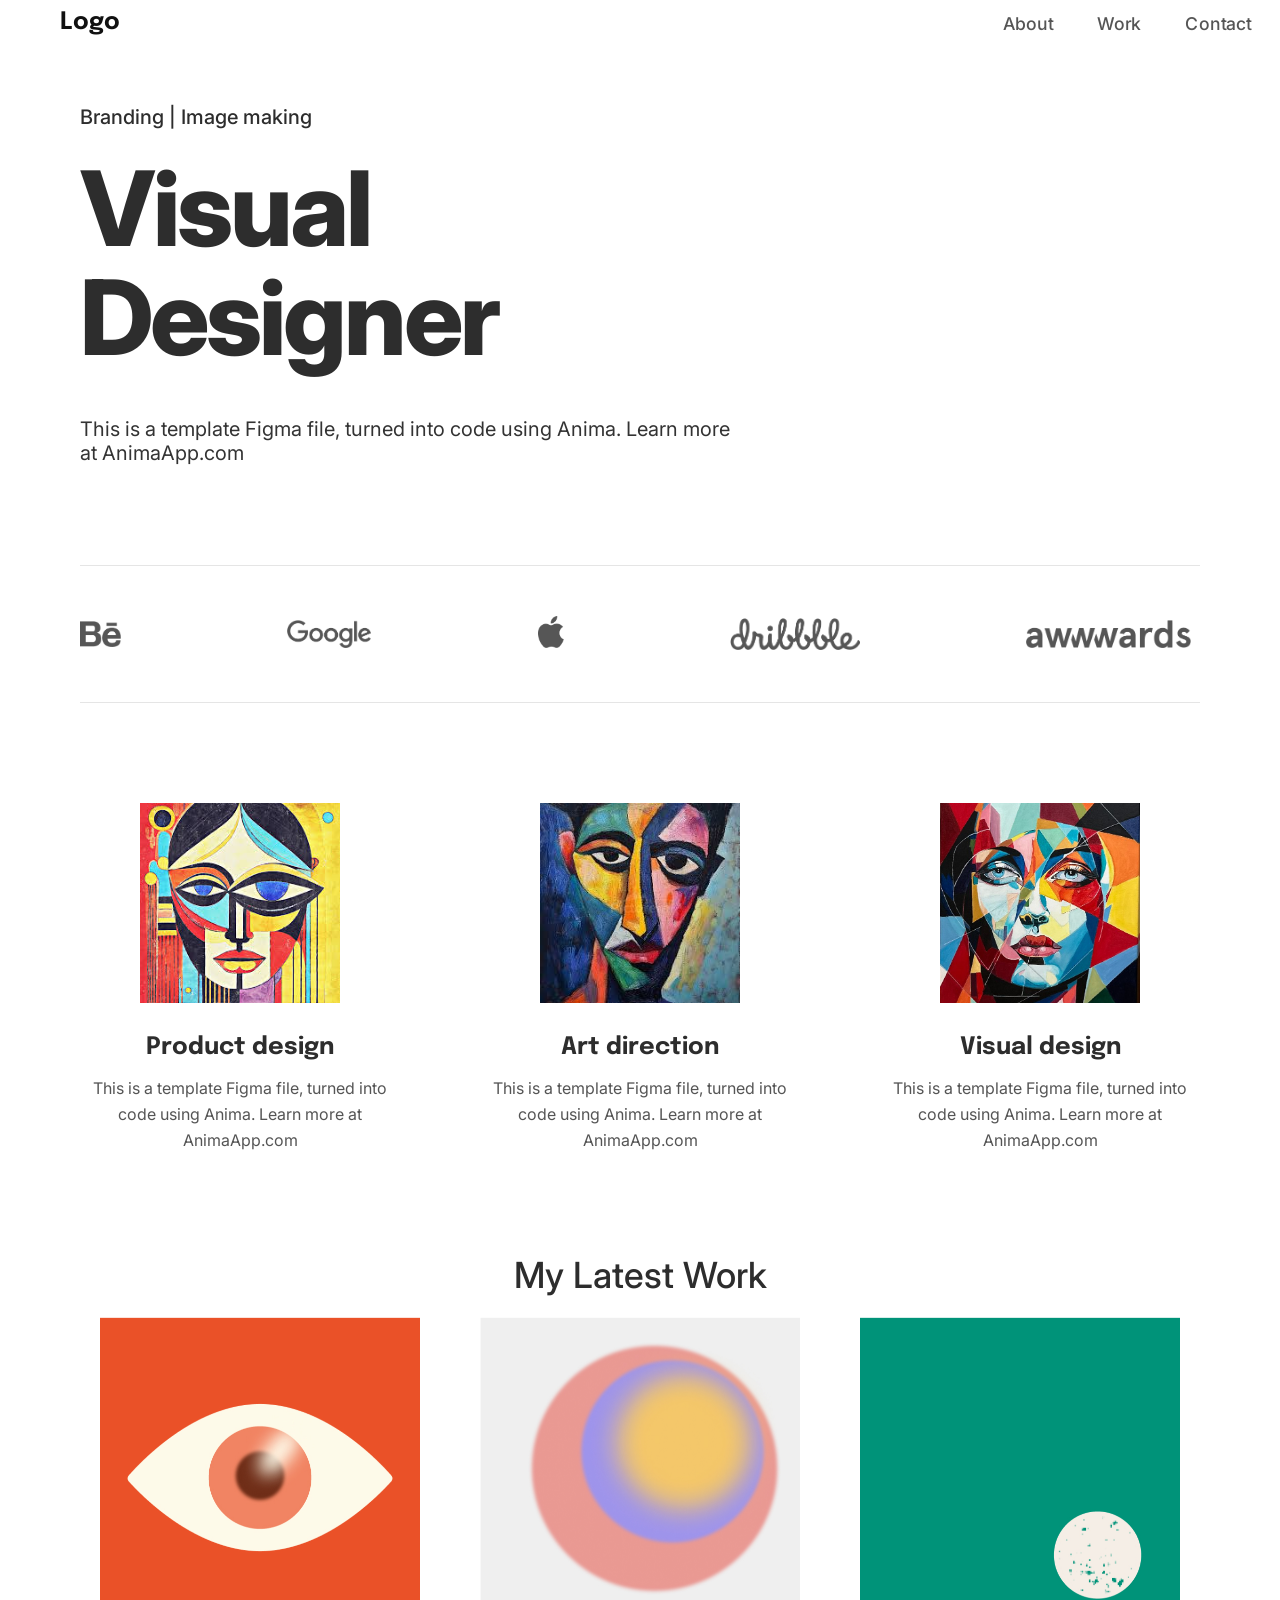
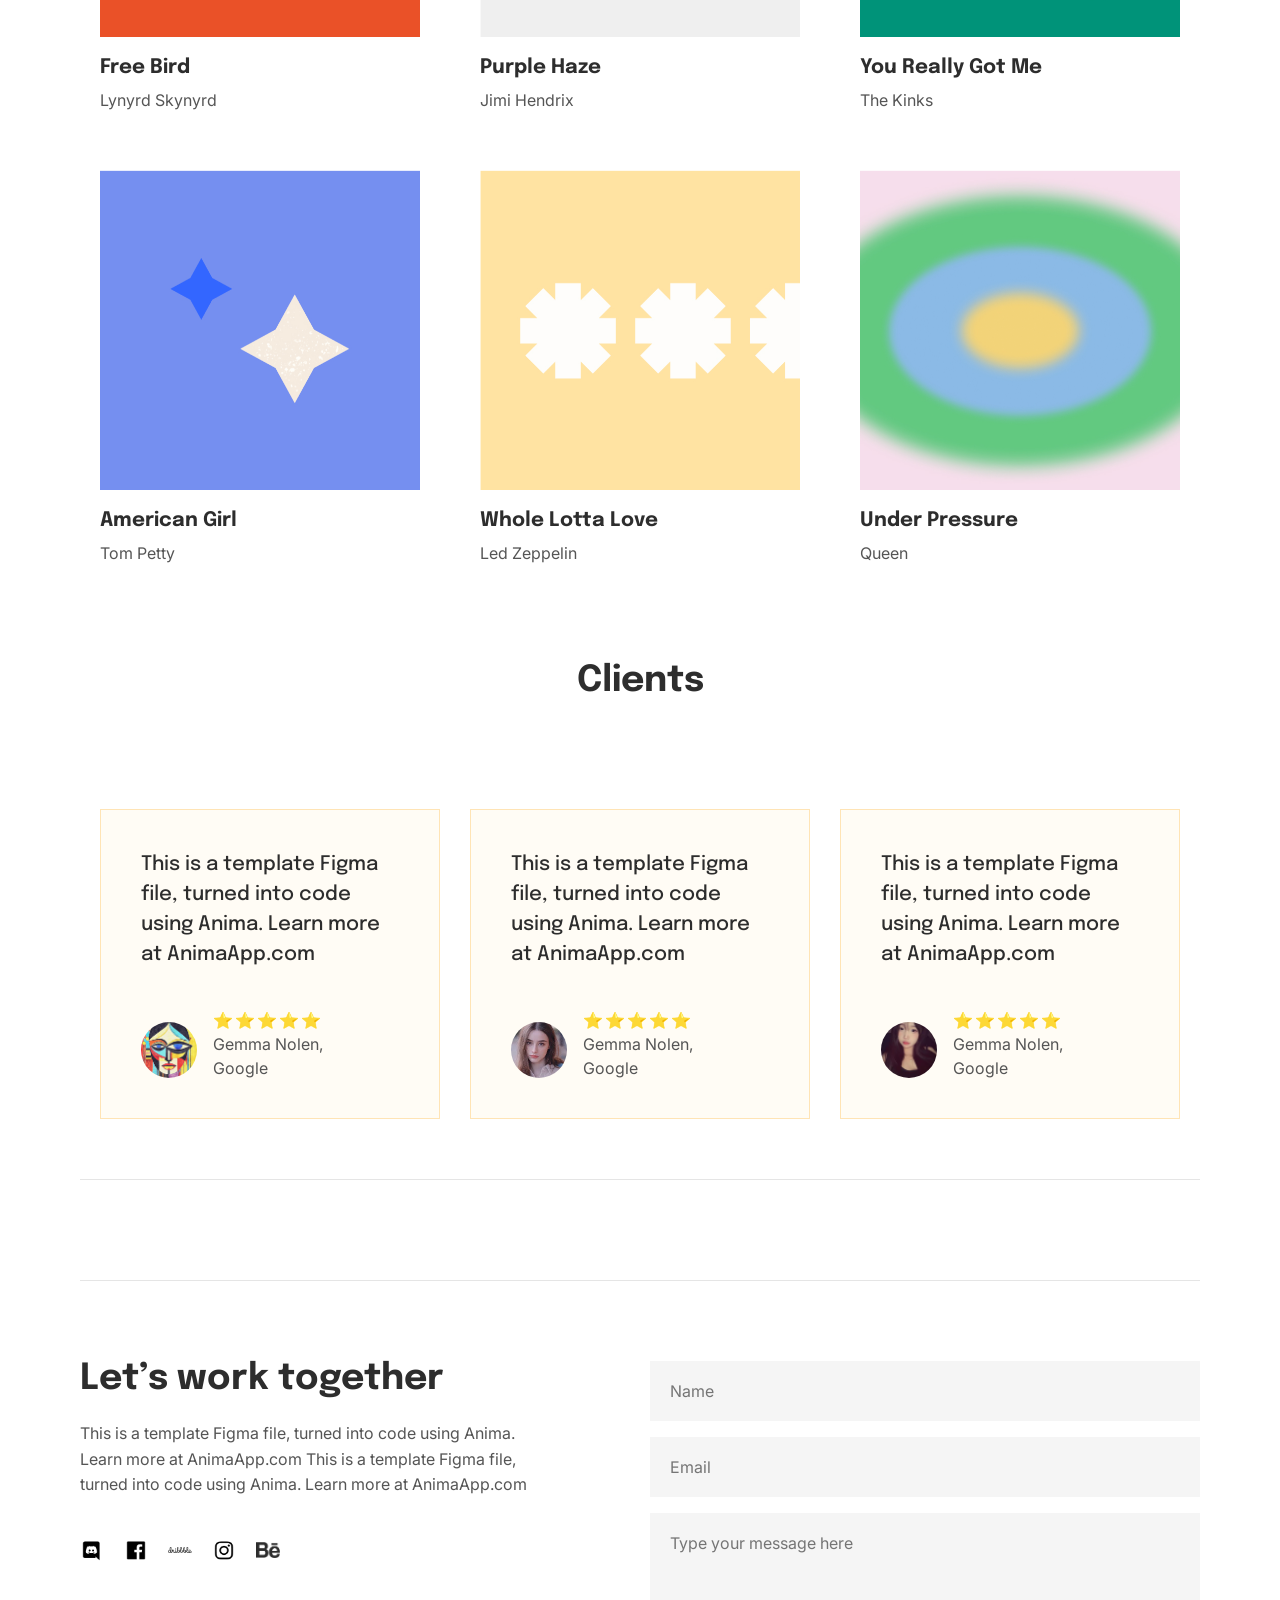
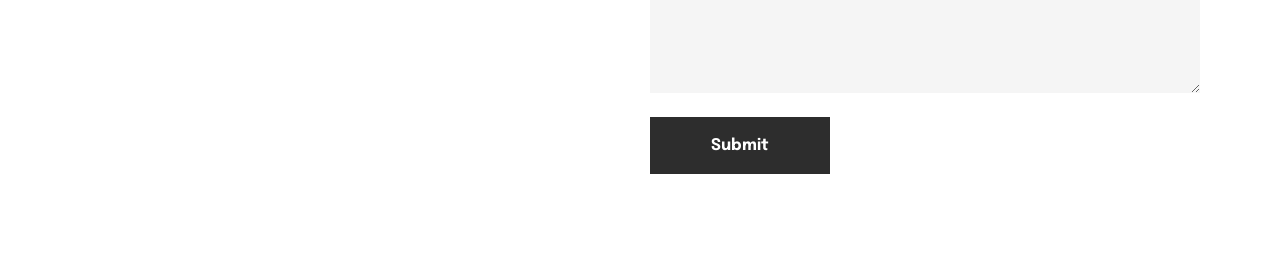
<file: Bai1/index.html>
<!DOCTYPE html>
<html lang="en">

<head>
    <meta charset="UTF-8">
    <meta name="viewport" content="width=device-width, initial-scale=1.0">
    <title>Giao diện</title>
    <!-- Fonts -->
    <link rel="preconnect" href="https://fonts.googleapis.com">
    <link rel="preconnect" href="https://fonts.gstatic.com" crossorigin>
    <link
        href="https://fonts.googleapis.com/css2?family=Epilogue:wght@500;700&family=Inter:wght@400;500;600&display=swap"
        rel="stylesheet">
    <link rel="stylesheet" href="style.css">
</head>

<body>
    <!-- HEADER / NAVBAR -->
    <header class="navbar">
        <div class="logo">Logo</div>

        <button class="menu-dots-trigger" id="dotsBtn">
                <a href="about.html"><img src="image/Menu.png" alt="Menu" class="menu-icon" onerror="this.style.display='none'; alert('Không tìm thấy ảnh tại path: image/Menu.png')"></a>
            </button>

        <nav>
            <ul class="nav-links">
                <li><a href="about.html">About</a></li>
                <li><a href="#">Work</a></li>
                <li><a href="#">Contact</a></li>
            </ul>
        </nav>
    </header>

    <div class="container">
        <!-- HERO SECTION -->
        <section class="hero">
            <div class="hero-content">
                <span class="hero-tagline">Branding | Image making</span>
                <h1 class="hero-title">Visual<br>Designer</h1>
                <p class="hero-description">This is a template Figma file, turned into code using Anima. Learn more at AnimaApp.com</p>
            </div>

            <div class="hero-visuals">
                <video class="hero-video" autoplay loop muted playsinline>
                    <source src="image/header-video.mp4" type="video/mp4">
                </video>
            </div>
        </section>
        <div class="partners">
            <div class="partner">
                <img src="image/behance@2x.png" alt="Behance" class="partner-logo be-logo">
            </div>
            <div class="partner">
                <img src="image/google@2x.png" alt="Google" class="partner-logo text-logo">
            </div>
            <div class="partner">
                <img src="image/apple@2x.png" alt="Apple" class="partner-logo apple-logo">
            </div>
            <div class="partner">
                <img src="image/dribbble@2x.png" alt="Dribbble" class="partner-logo dribbble-logo">
            </div>
            <div class="partner">
                <img src="image/awwwards@2x.png" alt="Awwwards" class="partner-logo text-logo">
            </div>
        </div>
        <div class="work skill">
            <section class="skills-section">
                <div class="skills">

                    <!-- Product Design -->
                    <div class="skill1">
                        <img src="image/ok2.jpg" alt="">
                        <div class="headline-subhead">
                            <h2 class="main-title">Product design</h2>
                            <p class="this-is-a-template">This is a template Figma file, turned into code using Anima.
                                Learn more at AnimaApp.com</p>
                        </div>
                    </div>


                    <div class="skill2">
                        <img src="image/ok3.jpg" alt="">
                        <div class="headline-subhead">
                            <h2 class="main-title">Art direction</h2>
                            <p class="this-is-a-template">This is a template Figma file, turned into code using Anima.
                                Learn more at AnimaApp.com</p>
                        </div>
                    </div>

                    <!-- Visual Design -->
                    <div class="skill3">
                        <img src="image/ok1.jpg" alt="">
                        <div class="headline-subhead">
                            <h2 class="main-title">Visual design</h2>
                            <p class="this-is-a-template">This is a template Figma file, turned into code using Anima.
                                Learn more at AnimaApp.com</p>
                        </div>
                    </div>

                </div>
            </section>
        </div>
        <div class="latest-work">
            <center> <h2 style="font-size: 36px; font-weight: 500; color: #2D2D2D;"> My Latest Work</h2></center>
            <br>
            <section>
                <div class="latest-work-title">
                    <img src="image/eye.png" alt="">
                    <h3>Free Bird</h3>
                    <p>Lynyrd Skynyrd</p>
                </div>
                <div class="latest-work-title">
                    <img src="image/cauvong.png" alt="">
                    <h3>Purple Haze</h3>
                    <p>Jimi Hendrix</p>
                </div>
                <div class="latest-work-title">
                    <img src="image/mattrang.png" alt="">
                    <h3>You Really Got Me</h3>
                    <p>The Kinks</p>
                </div>
                <div class="latest-work-title ">
                    <img src="image/sao.png" alt="">
                    <h3>American Girl</h3>
                    <p>Tom Petty</p>
                </div>
                <div class="latest-work-title">
                    <img src="image/banhrang.png" alt="">
                    <h3>Whole Lotta Love</h3>
                    <p>Led Zeppelin</p>
                </div>
                <div class="latest-work-title">
                    <img src="image/aoanh.png" alt="">
                    <h3>Under Pressure</h3>
                    <p>Queen</p>
                </div>
            </section>
            <section class="clients-section">
                <h2 class="section-title">Clients</h2>
                <div class="testimonial-cards">
                    <div class="testimonial-card">
                        <p class="quote">This is a template Figma file, turned into code using Anima. Learn more at
                            AnimaApp.com</p>
                        <div class="client-info">
                            <img src="image/ok2.jpg" alt="Client Avatar" class="avatar">
                            <div class="client-details">
                                <div class="stars">⭐⭐⭐⭐⭐</div>
                                <span class="client-name">Gemma Nolen,</span>
                                <span class="client-company">Google</span>
                            </div>
                        </div>
                    </div>
                    <div class="testimonial-card">
                        <p class="quote">This is a template Figma file, turned into code using Anima. Learn more at
                            AnimaApp.com</p>
                        <div class="client-info">
                            <img src="image/tải xuống.jpg" alt="Client Avatar" class="avatar">
                            <div class="client-details">
                                <div class="stars">⭐⭐⭐⭐⭐</div>
                                <span class="client-name">Gemma Nolen,</span>
                                <span class="client-company">Google</span>
                            </div>
                        </div>
                    </div>
                    <div class="testimonial-card">
                        <p class="quote">This is a template Figma file, turned into code using Anima. Learn more at
                            AnimaApp.com</p>
                        <div class="client-info">
                            <img src="image/gaixinh.jpg" alt="Client Avatar" class="avatar">
                            <div class="client-details">
                                <div class="stars">⭐⭐⭐⭐⭐</div>
                                <span class="client-name">Gemma Nolen,</span>
                                <span class="client-company">Google</span>
                            </div>
                        </div>
                    </div>
                </div>
            </section>
        </div>

        <!-- CONTACT SECTION -->
        <section class="contact-section">
            <div class="contact-left">
                <h2 class="contact-title">Let’s work together</h2>
                <p class="contact-description">This is a template Figma file, turned into code using Anima. Learn more
                    at AnimaApp.com This is a template Figma file, turned into code using Anima. Learn more at
                    AnimaApp.com</p>
                <div class="social-icons">
                    <a href="https://discord.com/"><img src="image/discord@2x.png" alt="Discord"
                            class="social-icon"></a>
                    <a href="https://www.facebook.com/"><img src="image/facebook@2x.png" alt="Facebook"
                            class="social-icon"></a>
                    <a href="https://dribbble.com/"><img src="image/dribbble@2x.png" alt="Dribbble"
                            class="social-icon"></a>
                    <a href="https://www.instagram.com/"><img src="image/nstagram@2x.png"
                            alt="Instagram" class="social-icon"></a>
                    <a href="https://www.behance.net/"><img src="image/behance@2x.png" alt="Behance"
                            class="social-icon"></a>
                </div>
            </div>
            <div class="contact-right">
                <form class="contact-form">
                    <input type="text" placeholder="Name" class="form-input">
                    <input type="email" placeholder="Email" class="form-input">
                    <textarea placeholder="Type your message here" class="form-textarea"></textarea>
                    <button type="submit" class="submit-btn">Submit</button>
                </form>
            </div>
        </section>
    </div>
</body>

</html>
</file>
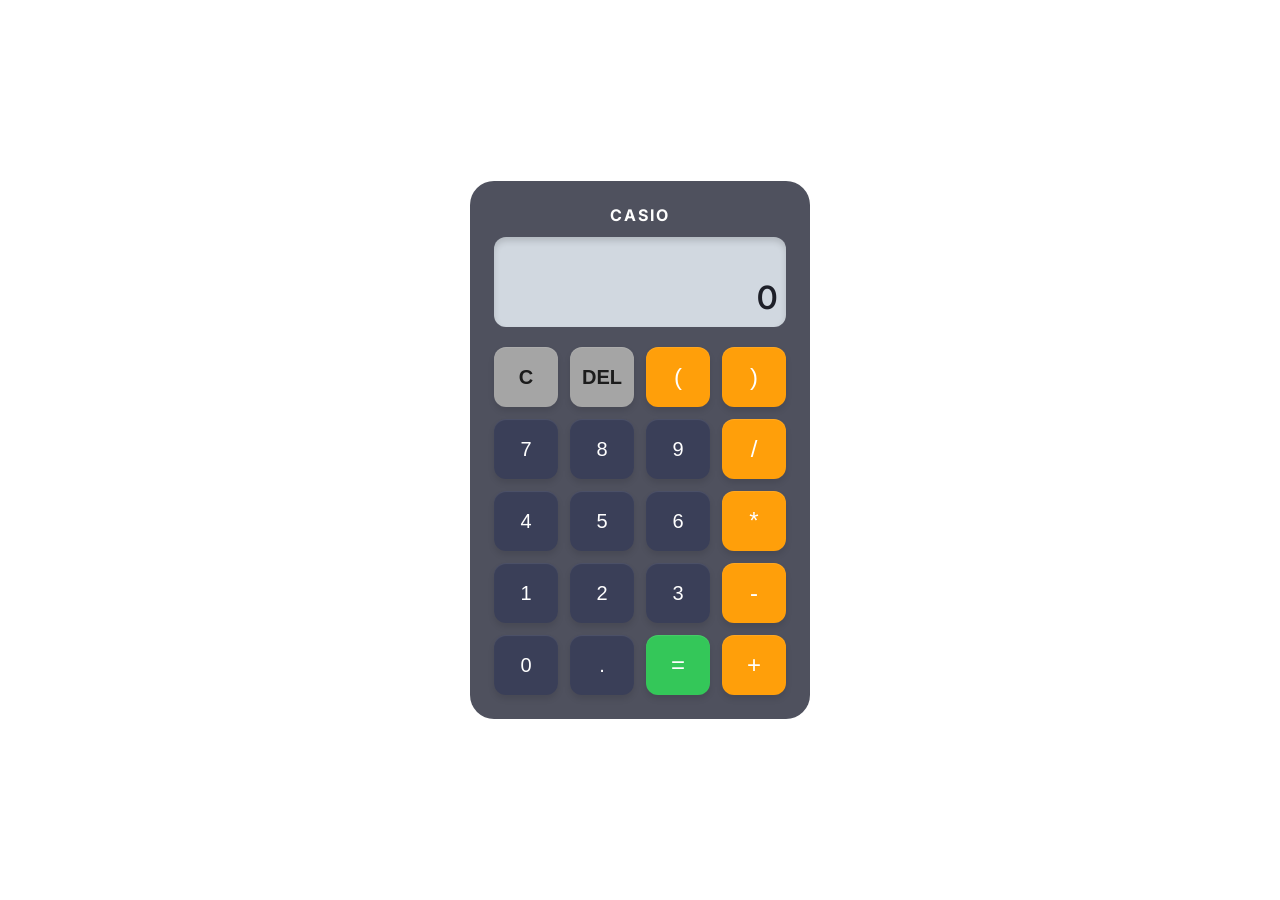
<file: bai2.1.html>
<html lang="en">

<head>
    <meta charset="UTF-8">
    <meta name="viewport" content="width=device-width, initial-scale=1.0">
    <title>Máy tính</title>
    <link rel="stylesheet" href="Bai2/bai2.1.css">
    <script src="Bai2/bai2.1.js" defer></script>
</head>

<body>
    <div class="caculator">
        <div class="header">
            <div class="logo">
                <p>CASIO</p>
            </div>
            <div class="screen" id="screen">
                <div class="history" id="history"></div>
                <div class="current" id="current"></div>
            </div>
        </div>
        <div class="buttons">
            <button class="btn btn-clear" onclick="clearDisplay()">C</button>
            <button class="btn btn-clear" onclick="deleteDisplay()">DEL</button>
            <button class="btn btn-operator" onclick="appendOperator('(')">(</button>
            <button class="btn btn-operator" onclick="appendOperator(')')">)</button>

            <button class="btn btn-number" onclick="appendNumber('7')">7</button>
            <button class="btn btn-number" onclick="appendNumber('8')">8</button>
            <button class="btn btn-number" onclick="appendNumber('9')">9</button>
             <button class="btn btn-operator" onclick="appendOperator('/')">/</button>
            
            <button class="btn btn-number" onclick="appendNumber('4')">4</button>
            <button class="btn btn-number" onclick="appendNumber('5')">5</button>
            <button class="btn btn-number" onclick="appendNumber('6')">6</button>
            <button class="btn btn-operator" onclick="appendOperator('*')">*</button>

            <button class="btn btn-number" onclick="appendNumber('1')">1</button>
            <button class="btn btn-number" onclick="appendNumber('2')">2</button>
            <button class="btn btn-number" onclick="appendNumber('3')">3</button>
            <button class="btn btn-operator" onclick="appendOperator('-')">-</button>

            <button class="btn btn-number" onclick="appendNumber('0')">0</button>
            <button class="btn btn-number" onclick="appendNumber('.')">.</button>
             <button class="btn btn-equal" onclick="calculateResult()">=</button>
             <button class="btn btn-operator" onclick="appendOperator('+')">+</button>
        </div>
    </div>
</body>

</html>
</file>
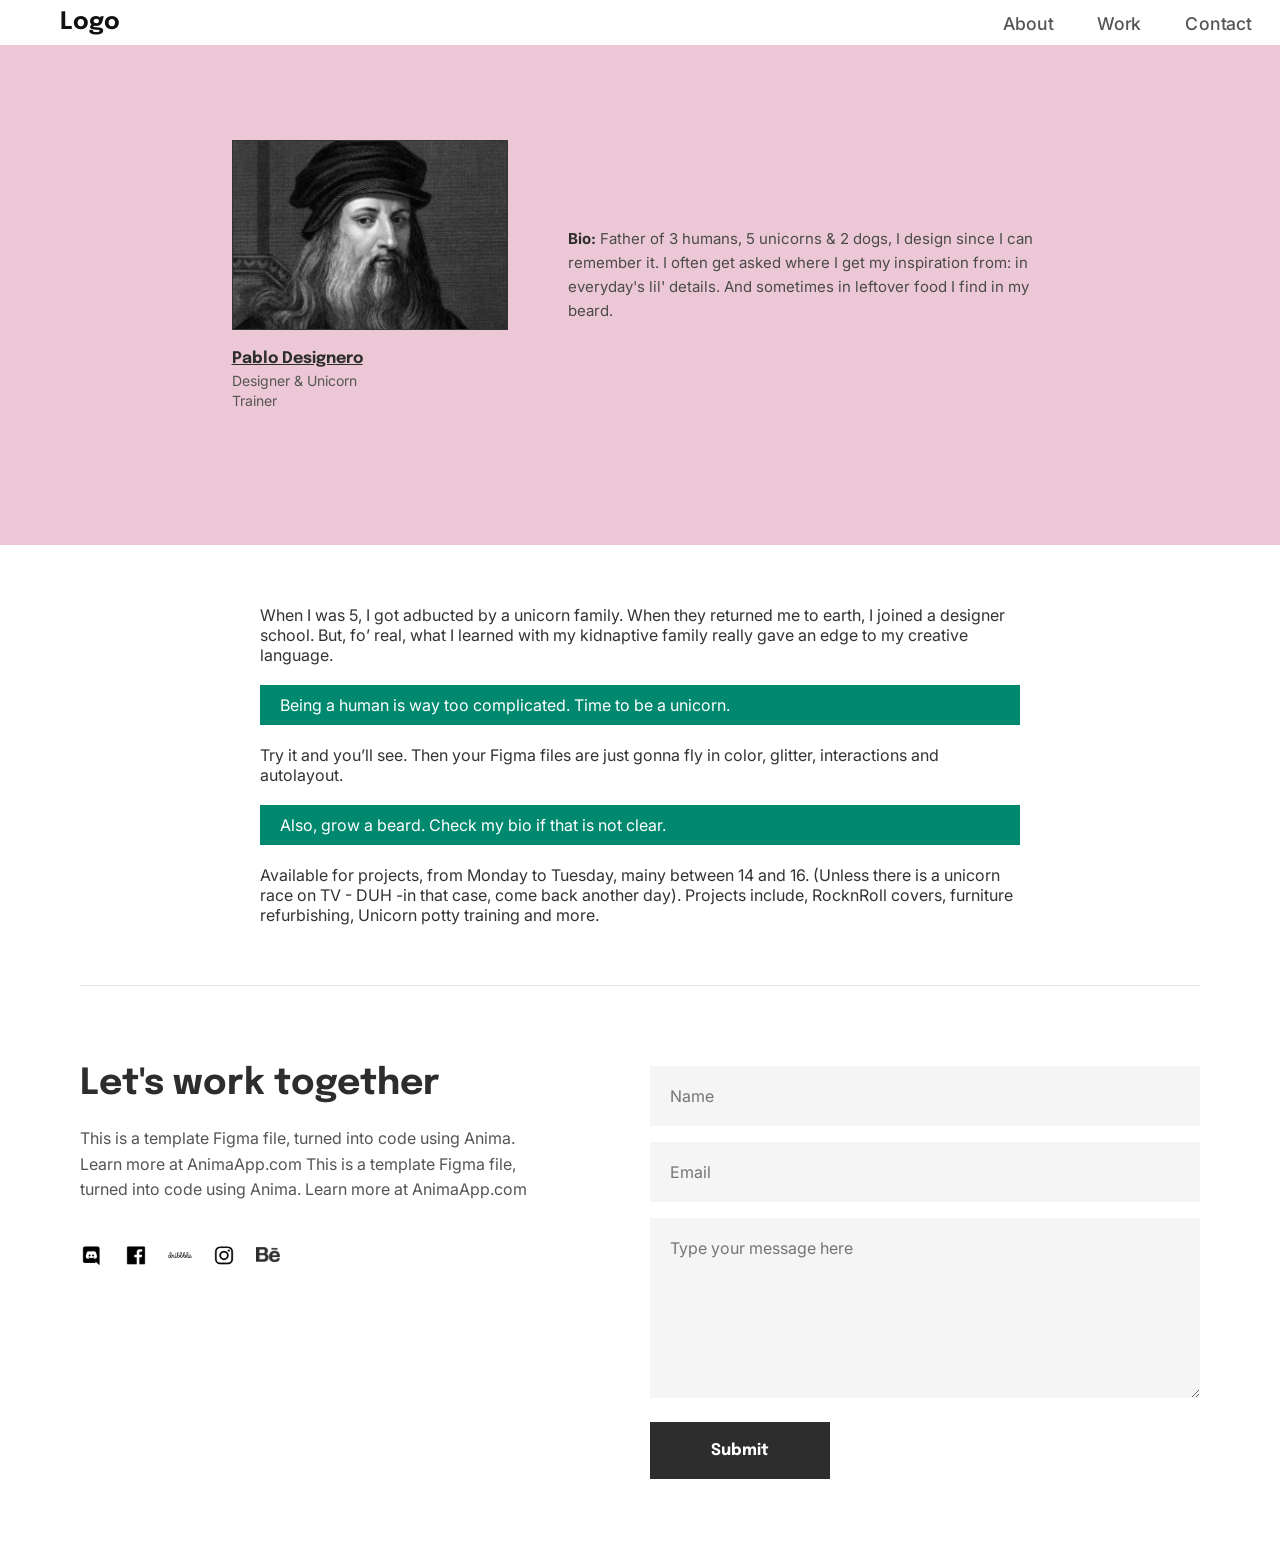
<file: Bai1/about.html>
<!DOCTYPE html>
<html lang="en">

<head>
    <meta charset="UTF-8">
    <meta name="viewport" content="width=device-width, initial-scale=1.0">
    <title>About</title>
    <link rel="preconnect" href="https://fonts.googleapis.com">
    <link rel="preconnect" href="https://fonts.gstatic.com" crossorigin>
    <link
        href="https://fonts.googleapis.com/css2?family=Epilogue:wght@500;700&family=Inter:wght@400;500;600&display=swap"
        rel="stylesheet">
    <link rel="stylesheet" href="style.css">
</head>

<body>
  
    <header class="navbar" style="background-color:white;">
        <div class="logo">Logo</div>
        <button class="menu-dots-trigger" id="dotsBtn">
            <a href="index.html"><img src="image/Menu.png" alt="Menu" class="menu-icon" onerror="this.style.display='none'; alert('Không tìm thấy ảnh tại path: image/Menu.png')"></a>
        </button>
        <nav>
            <ul class="nav-links">
                <li><a href="about.html">About</a></li>
                <li><a href="index.html">Work</a></li>
                <li><a href="#">Contact</a></li>
            </ul>
        </nav>
    </header>

    <section class="Bio">
        <div class="bio-content-wrapper">
            <div class="bio-profile">
                <img src="image/bio.jpg" alt="Pablo Designero">
                <div class="name-bio">Pablo Designero</div>
                <div class="job-bio">Designer & Unicorn<br>Trainer</div>
            </div>
            <div class="bio-text-block">
                <p>
                    <span class="bio-label">Bio:</span> <span class="bio-text">Father of 3 humans, 5 unicorns & 2 dogs, I design since I can remember it. I often get asked where I get my inspiration from: in everyday's lil' details. And sometimes in leftover food I find in my beard.</span>
                </p>
            </div>
        </div>
    </section>

    <div class="container">

        <section class="story-section">
            <p class="story-paragraph">
              When I was 5, I got adbucted by a unicorn family. When they returned me to earth, I joined a designer school. But, fo’ real, what I learned with my kidnaptive family really gave an edge to my creative language.
            </p>

            <div class="highlight-box">
                Being a human is way too complicated. Time to be a unicorn.
            </div>

            <p class="story-subtext">
              Try it and you’ll see. Then your Figma files are just gonna fly in color, glitter, interactions and autolayout.
            </p>

            <div class="highlight-box">
                Also, grow a beard. Check my bio if that is not clear.
            </div>

            <p class="availability-text">
               Available for projects, from Monday to Tuesday, mainy between 14 and 16. (Unless there is a unicorn race on TV - DUH -in that case, come back another day).
            Projects include, RocknRoll covers, furniture refurbishing, Unicorn potty training and more.
            </p>
        </section>


        <section class="contact-section">
            <div class="contact-left">
                <h2 class="contact-title">Let's work together</h2>
                <p class="contact-description">This is a template Figma file, turned into code using Anima. Learn more
                    at AnimaApp.com This is a template Figma file, turned into code using Anima. Learn more at
                    AnimaApp.com</p>
                <div class="social-icons">
                    <a href="https://discord.com/"><img src="image/discord@2x.png" alt="Discord"
                            class="social-icon"></a>
                    <a href="https://www.facebook.com/"><img src="image/facebook@2x.png" alt="Facebook"
                            class="social-icon"></a>
                    <a href="https://dribbble.com/"><img src="image/dribbble@2x.png" alt="Dribbble"
                            class="social-icon"></a>
                    <a href="https://www.instagram.com/"><img src="image/nstagram@2x.png"
                            alt="Instagram" class="social-icon"></a>
                    <a href="https://www.behance.net/"><img src="image/behance@2x.png" alt="Behance"
                            class="social-icon"></a>
                </div>
            </div>
            <div class="contact-right">
                <form class="contact-form">
                    <input type="text" placeholder="Name" class="form-input">
                    <input type="email" placeholder="Email" class="form-input">
                    <textarea placeholder="Type your message here" class="form-textarea"></textarea>
                    <button type="submit" class="submit-btn">Submit</button>
                </form>
            </div>
        </section>
    </div>
</body>

</html>
</file>
<file: Bai1/style.css>
@import url('https://fonts.googleapis.com/css2?family=Epilogue:wght@500;700&family=Inter:wght@400;500;600&display=swap');

* {
    box-sizing: border-box;
    margin: 0;
    padding: 0;
}

body {
    font-family: 'Inter', sans-serif;
    background-color: white ;
    color: #333;
    overflow-x: hidden;
}

.container {
    max-width: 1200px;
    margin: 0 auto;
    padding: 0 40px;
    display: flex;
    flex-direction: column;
    min-height: calc(100vh - 120px);
}

/* NAVBAR */
.navbar {
    display: flex;
    justify-content: space-between;
    align-items: center;
    padding: 10px 40px;
    width: 100%;
    
}

.logo {
    font-family: 'Epilogue', sans-serif;
    font-weight: 700;
    font-size: 1.5rem;
    color: #111;
    margin-left: 20px;
}

.nav-links {
    list-style: none;
    display: flex;
    gap: 40px;
    transform: scale(1.1);
}

.mobile-menu-btn {
    display: none;
    user-select: none;
}


.nav-links li a {
    text-decoration: none;
    color: #555;
    font-size: 1rem;
    font-weight: 500;
    transition: color 0.3s;
}

.nav-links li a:hover {
    color: #000;
}

/* HERO SECTION */
.hero {
    display: flex;
    justify-content: space-between;
    align-items: center;
    flex-grow: 1;
    padding: 60px 0 100px 0;
}

.hero-content {
    max-width: 650px;
    /* Tăng độ rộng để chữ dãn tự nhiên */
}

.hero-tagline {
    font-family: 'Inter', sans-serif;
    font-size: 1.25rem;
    color: #2D2D2D;
    font-weight: 500;
    margin-bottom: 25px;
    display: block;
}

.hero-title {
    font-family: 'Inter', sans-serif;
    font-size: 6.5rem;
    line-height: 1.05;
    font-weight: 800;
    color: #2D2D2D;
    margin-bottom: 45px;
    letter-spacing: -3px;
}

.hero-description {
    font-family: 'Inter', sans-serif;
    color: #333333;
    font-size: 1.25rem;
}

/* VISUALS */
.hero-visuals {
    position: relative;
    width: 500px;
    display: flex;
    justify-content: center;
    align-items: center;
}

.hero-video {
    width: 100%;
    height: auto;
    max-height: 500px;
    object-fit: contain;
    border: none;
    outline: none;
    clip-path: inset(2px);
}

/* PARTNERS SECTION */
.partners {
    border-top: 1px solid #E5E5E5;
    border-bottom: 1px solid #E5E5E5;
    padding: 50px 0;
    display: flex;
    justify-content: space-between;
    align-items: center;
}

.partner {
    display: flex;
    justify-content: center;
    align-items: center;
}

.partner-logo {
    object-fit: contain;
    filter: grayscale(100%);
    opacity: 0.8;
    transition: all 0.3s ease;
}

.partner-logo:hover {
    filter: grayscale(0%);
    opacity: 1;
}

/* Custom logo sizing to match visual weight */
.be-logo {
    height: 26px;
}

.text-logo {
    height: 28px;
}

.dribbble-logo {
    height: 32px;
}

.apple-logo {
    height: 36px;
    padding-bottom: 4px;
}

.awwwards-text {
    font-family: 'Epilogue', sans-serif;
    font-weight: 700;
    font-size: 1.6rem;
    color: #1a1a1a;
    letter-spacing: -0.5px;
    transition: color 0.3s;
    filter: grayscale(100%);
    opacity: 0.8;
    cursor: pointer;
}

.awwwards-text:hover {
    opacity: 1;
}

.skills {
    display: flex;
    justify-content: center;
    align-items: flex-start;
    gap: 80px;
    padding: 100px 0;
    flex-wrap: wrap;
    /* Tự động xuống hàng trên thiết bị nhỏ */
}

.skill1,
.skill2,
.skill3 {
    align-items: center;
    display: flex;
    flex-direction: column;
    gap: 32px;
    width: 320px;
    /* Độ rộng cố định cho mỗi cột */
    text-align: center;
    cursor: pointer;
    transition: transform 0.3s ease;
}

.skill1>img,
.skill2>img,
.skill3>img {
    width: 200px;
    height: 200px;
    object-fit: cover;
}

.skill1:hover,
.skill2:hover,
.skill3:hover {
    transform: translateY(10px);
}

.headline-subhead {
    display: flex;
    flex-direction: column;
    gap: 16px;
    text-align: center;
}

.main-title {
    font-family: 'Epilogue', sans-serif;
    font-size: 24px;
    font-weight: 700;
    color: #2D2D2D;
    margin: 0;
}

.this-is-a-template {
    font-family: 'Inter', sans-serif;
    font-size: 16px;
    font-weight: 400;
    color: #555555;
    line-height: 1.6;
    margin: 0;
}

/* LATEST WORK SECTION */
.latest-work section {
    display: flex;
    justify-content: center;
    gap: 60px;
    flex-wrap: wrap;
    margin-bottom: 40px;
}

.latest-work-title,
.latest-work-title-2 {
    display: flex;
    flex-direction: column;
    align-items: flex-start;
    text-align: left;
    width: 320px;
    cursor: pointer;
    transition: transform 0.3s ease;
    gap: 12px;
}

.latest-work-title:hover {
    transform: scale(0.9);
}


.latest-work-title img {
    width: 100%;
    height: 320px;
    object-fit: cover;
    margin-bottom: 8px;
}

.latest-work-title h3,
.latest-work-title-2 h3 {
    margin: 0;
    font-family: 'Epilogue', sans-serif;
    font-size: 20px;
    font-weight: 700;
    color: #2D2D2D;
}


.latest-work-title p {
    margin: 0;
    font-family: 'Inter', sans-serif;
    font-size: 16px;
    color: #555555;
}

/* CLIENTS SECTION */
.clients-section {
    padding: 60px 0;
    display: flex;
    flex-direction: column;
    align-items: center;
}

.section-title {
    font-family: 'Epilogue', sans-serif;
    font-size: 36px;
    font-weight: 700;
    color: #2D2D2D;
    margin-bottom: 50px;
    text-align: center;
}

.testimonial-cards {
    display: flex;
    justify-content: center;
    gap: 30px;
    width: 100%;
    flex-wrap: wrap;
    padding-bottom: 60px;
    border-bottom: 1px solid #E5E5E5;
}

.testimonial-card {
    background-color: #FFFCF5;
    border: 1px solid #FFE4B5;
    /* Màu viền vàng nhạt giống ảnh */
    padding: 40px;
    width: 340px;
    display: flex;
    flex-direction: column;
    justify-content: space-between;
    transition: transform 0.3s ease;
    cursor: pointer;
}

.testimonial-card .quote {
    font-family: 'Epilogue', sans-serif;
    font-size: 20px;
    font-weight: 500;
    line-height: 1.5;
    color: #2D2D2D;
    margin: 0;
    margin-bottom: 40px;
}

.client-info {
    display: flex;
    align-items: flex-end;
    gap: 16px;
}

.client-info .avatar {
    width: 56px;
    height: 56px;
    border-radius: 50%;
    object-fit: cover;
}

.client-details {
    display: flex;
    flex-direction: column;
    gap: 4px;
}

.stars {
    color: #2D2D2D;
    font-size: 16px;
    letter-spacing: 2px;
}

.client-name {
    font-family: 'Inter', sans-serif;
    color: #555555;
    font-size: 16px;
}

.client-company {
    font-family: 'Inter', sans-serif;
    color: #555555;
    font-size: 16px;
}

.contact-section {
    display: flex;
    justify-content: space-between;
    padding: 80px 0;
    gap: 60px;
    border-top: 1px solid #E5E5E5;
}

.contact-left {
    flex: 1;
    max-width: 450px;
}

.contact-title {
    font-family: 'Epilogue', sans-serif;
    font-size: 36px;
    font-weight: 700;
    color: #2D2D2D;
    margin-bottom: 24px;
}

.contact-description {
    font-family: 'Inter', sans-serif;
    font-size: 16px;
    color: #555555;
    line-height: 1.6;
    margin-bottom: 40px;
}

.social-icons {
    display: flex;
    gap: 20px;
    align-items: center;
}

.social-icon {
    width: 24px;
    height: 24px;
    object-fit: contain;
    cursor: pointer;
    transition: opacity 0.3s ease;
}



.contact-right {
    flex: 1;
    max-width: 550px;
}

.contact-form {
    display: flex;
    flex-direction: column;
    gap: 16px;
}

.form-input,
.form-textarea {
    background-color: #F5F5F5;
    border: none;
    padding: 20px;
    font-family: 'Inter', sans-serif;
    font-size: 16px;
    color: #333;
    width: 100%;
}

.form-textarea {
    height: 180px;
    resize: vertical;
}

.submit-btn {
    background-color: #2D2D2D;
    color: #FFFFFF;
    font-family: 'Epilogue', sans-serif;
    font-weight: 700;
    font-size: 16px;
    padding: 20px 40px;
    border: none;
    cursor: pointer;
    width: fit-content;
    min-width: 180px;
    transition: background-color 0.3s ease;
    margin-top: 8px;
}

.Bio {
    background-color: #ecc8d6;
    width: 100%;
    height: 500px;
    padding: 60px 40px 100px 40px;
    display: flex;
    justify-content: center;
}

.bio-content-wrapper {
    max-width: 900px;
    display: flex;
    align-items: center;
    gap: 60px;
}

.bio-profile {
    display: flex;
    flex-direction: column;
    flex-shrink: 0;
}

.bio-profile img {
    width: 19   0px;
    height: 190px;
    object-fit: cover;
    border: 1px solid #333;
    margin-bottom: 20px;
    filter: grayscale(100%);
}

.name-bio {
    font-family: 'Epilogue', sans-serif;
    font-size: 16px;
    font-weight: 700;
    color: #2D2D2D;
    text-decoration: underline;
    margin-bottom: 4px;
}

.job-bio {
    font-family: 'Inter', sans-serif;
    font-size: 14px;
    color: #555555;
    line-height: 1.4;
}

.bio-text-block {
    font-family: 'Inter', sans-serif;
    font-size: 15px;
    color: #4A4A4A;
    line-height: 1.6;
    max-width: 480px;
}

.bio-label {
    font-weight: 700;
    color: #2D2D2D;
}


.story-section {
    margin: 0 auto;
    max-width: 800px;
    padding: 60px 20px;
}

.highlight-box {
    background-color: #00896f; 
    color: white;
    width: 100%;
    padding: 10px 20px;
    display: inline-block; 
    margin: 20px 0;
 
}
 .menu-dots-trigger {
            display: none;
            background: none;
            border: none;
            cursor: pointer;
            padding: 5px;
            vertical-align: middle;
        }
/* RESPONSIVE DESIGNS */
@media (max-width: 900px) {
    /* About Page Responsive */
    .Bio {
        height: auto;
        padding: 40px 30px 50px 30px;
    }
    .bio-content-wrapper {
        flex-direction: column;
        text-align: center;
        gap: 30px;
    }
    .bio-profile {
        align-items: center;
        width: 100%;
    }
    .bio-text-block {
        text-align: center;
    }
    .story-paragraph {
        font-size: 18px;
        text-align: center;
    }

    .container {
        padding: 0 20px;
    }

    /* Navbar */
    .navbar {
        padding: 20px 0;
        position: relative;
    }

    .nav-links {
        display: none;
    }

    /* Hero */
    .hero {
        flex-direction: column;
        text-align: center;
        gap: 30px;
        padding: 40px 0;
    }

    .hero-content {
        max-width: 100%;
        margin: 0 auto;
    }

    .hero-title {
        font-size: 4rem;
        line-height: 1.1;
        margin-bottom: 20px;
    }

    .hero-tagline {
        font-size: 18px;
        font-weight: 600;
        margin-bottom: 20px;
    }

    .hero-description {
        font-size: 16px;
        max-width: 400px;
        margin: 0 auto;
    }

    .hero-visuals {
        width: 100%;
    }

    /* Partners */
    .partners {
        flex-wrap: wrap;
        gap: 30px;
        justify-content: center;
    }

    /* Grid Sections stacking */
    .skills {
        flex-direction: column;
        align-items: center;
        gap: 40px;
    }

    .latest-work section,
    .testimonial-cards {
        flex-direction: column;
        align-items: center;
        gap: 40px;
    }

    .skill1,
    .skill2,
    .skill3,
    .testimonial-card,
    .latest-work-title,
    .latest-work-title-2 {
        width: 100%;
        max-width: 380px;
    }

    /* Contact Section */
    .contact-section {
        flex-direction: column;
        padding: 40px 0;
        gap: 40px;
    }

    .contact-left,
    .contact-right {
        max-width: 100%;
        width: 100%;
        text-align: left;
    }
     .menu-dots-trigger {
             display: block;
                margin-left: 200px;
                 /* Hiện nút ảnh trên mobile */
            }
}
</file>
<file: Bai2/bai2.1.css>
@import url('https://fonts.googleapis.com/css2?family=Inter:wght@400;500;600;700&display=swap');

* {
    box-sizing: border-box;
    margin: 0;
    padding: 0;
}

body {
    display: flex;
    justify-content: center;
    align-items: center;
    min-height: 100px;
    background: white;
    font-family: 'Inter', sans-serif;
}

.caculator {
    width: 340px;
    background-color: #4f515e;
    border-radius: 24px;
    padding: 24px;
    display: flex;
    flex-direction: column;
    gap: 20px;
}

.header {
    display: flex;
    flex-direction: column;
    gap: 12px;
}

.logo {
    display: flex;
    justify-content: center;
    align-items: center;
}

.logo p {
    font-size: 16px;
    font-weight: 700;
    color: white;
    letter-spacing: 2px;
}

.screen {
    background-color: #d1d8e0;
    border-radius: 12px;
    height: 90px;
    padding: 10px 10px;
    display: flex;
    flex-direction: column;
    justify-content: space-between;
    align-items: flex-end;
    box-shadow: inset 0 4px 6px rgba(0,0,0,0.15);
    position: relative;
    overflow: hidden;
}

/* Biệu ứng bóng loáng màn hình */


.history {
    font-size: 14px;
    color: #6c7075;
    min-height: 20px;
    width: 100%;
    text-align: right;
    word-break: break-all;
}

.current {
    font-size: 32px;
    font-weight: 600;
    color: #1e2029;
    word-break: break-all;
    font-family: 'Inter', monospace;
    letter-spacing: -1px;
}

.buttons {
    display: grid;
    grid-template-columns: repeat(4, 1fr);
    gap: 12px;
}

.btn {
    border: none;
    border-radius: 12px;
    height: 60px;
    font-size: 20px;
    font-weight: 500;
    cursor: pointer;
    transition: all 0.15s ease;
    display: flex;
    justify-content: center;
    align-items: center;
    background-color: #313446;
    color: #fff;
    box-shadow: 0 4px 6px rgba(0,0,0,0.1), inset 0 1px 1px rgba(255,255,255,0.1);
    user-select: none;
}

.btn:active {
    transform: scale(0.95);
    box-shadow: 0 2px 3px rgba(0,0,0,0.1);
}

.btn-number {
    background-color: #3a3f58;
}

.btn-number:hover {
    background-color: #494e6b;
}

.btn-operator {
    background-color: #ff9f0a;
    color: #fff;
    font-size: 24px;
}

.btn-operator:hover {
    background-color: #ffb03a;
}

.btn-clear {
    background-color: #a5a5a5;
    color: #1c1c1c;
    font-weight: 600;
}

.btn-clear:hover {
    background-color: #bcbcbc;
}

.btn-equal {
    background-color: #34c759;
    color: #fff;
    font-size: 24px;
}

.btn-equal:hover {
    background-color: #48d86d;
}
</file>
